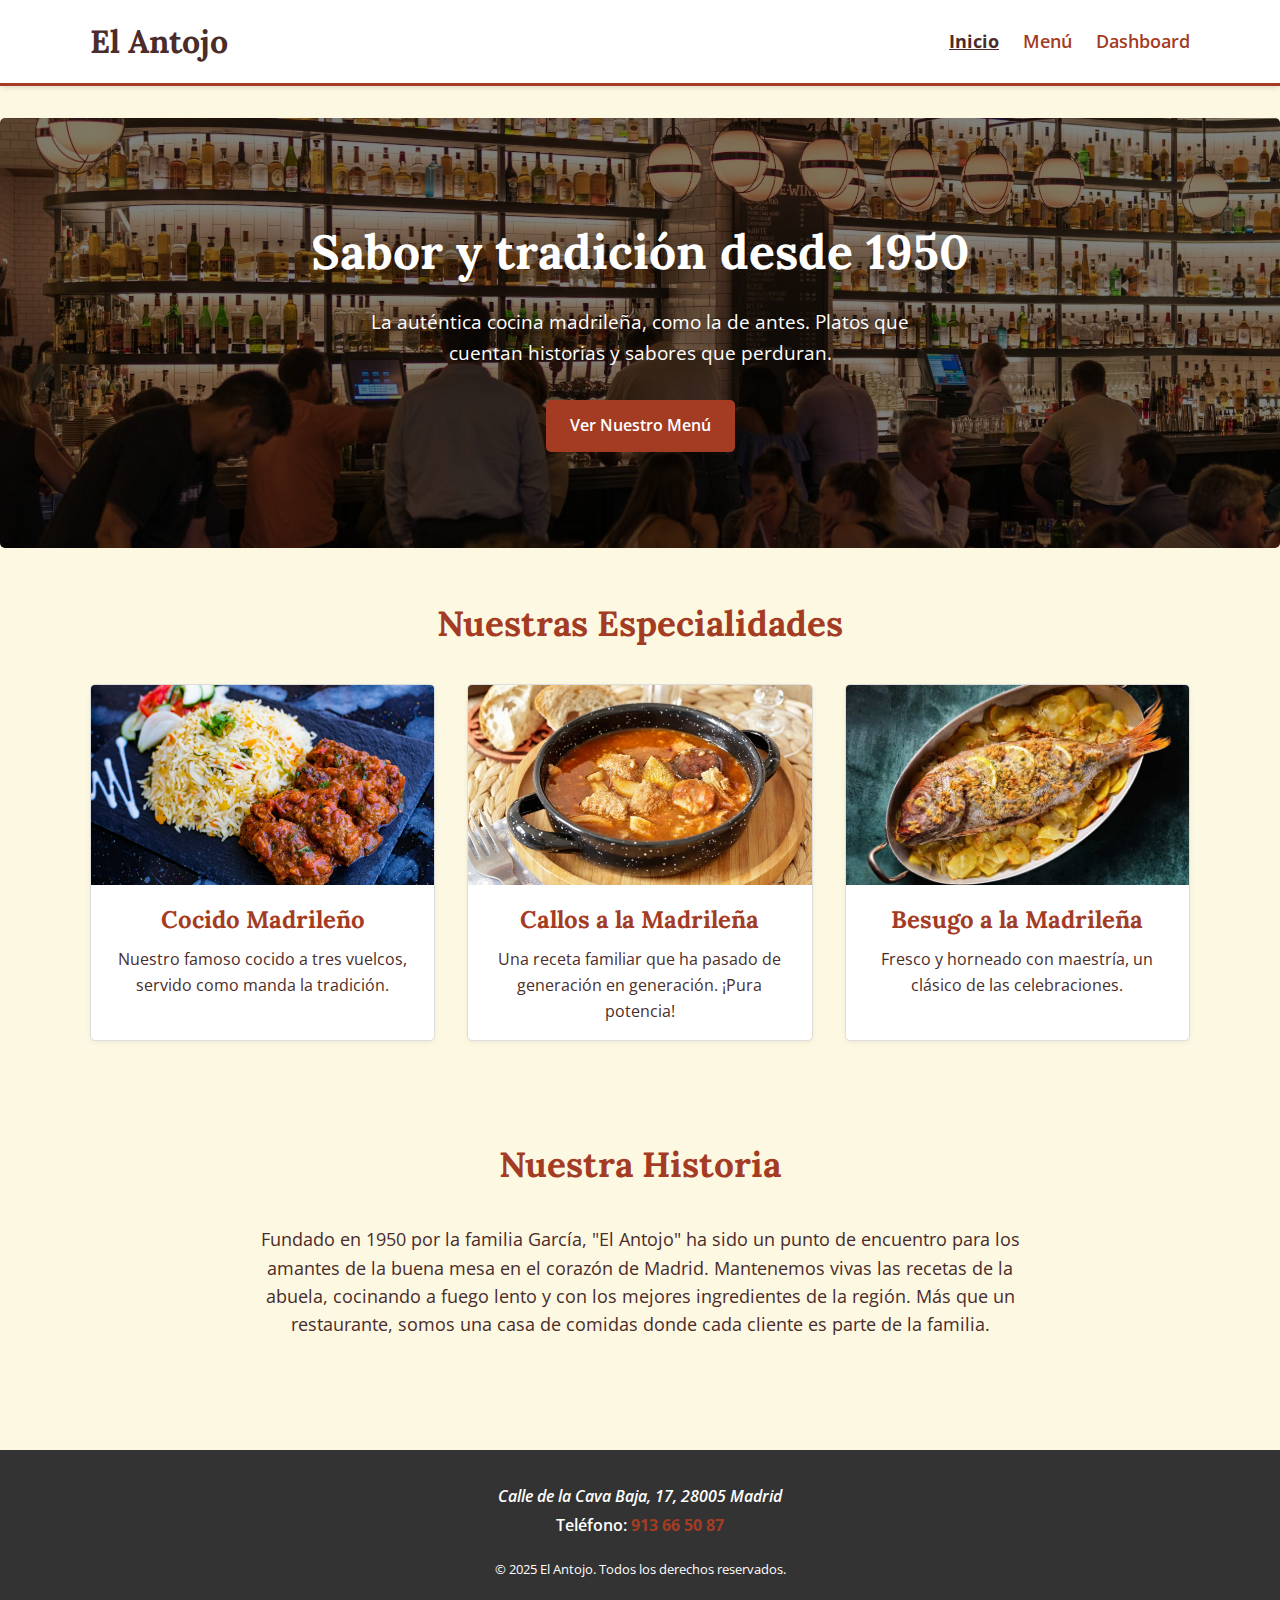
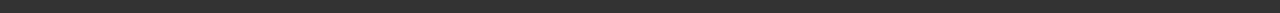
<file: index.html>
<!DOCTYPE html>
<html lang="es">
<head>
    <meta charset="UTF-8">
    <meta name="viewport" content="width=device-width, initial-scale=1.0">
    <title>El Antojo - Cocina Tradicional en Madrid</title>
    <link rel="stylesheet" href="css/style.css">
</head>
<body>
    <header>
        <div class="container">
            <h1 class="logo">El Antojo</h1>
            <nav>
                <ul>
                    <li><a href="index.html" aria-current="page">Inicio</a></li>
                    <li><a href="menu.html">Menú</a></li>
                    <li><a href="dashboard.html">Dashboard</a></li>
                </ul>
            </nav>
        </div>
    </header>

    <main>
        <section class="hero">
            <div class="container">
                <h2>Sabor y tradición desde 1950</h2>
                <p>La auténtica cocina madrileña, como la de antes. Platos que cuentan historias y sabores que perduran.</p>
                <a href="menu.html" class="btn">Ver Nuestro Menú</a>
            </div>
        </section>

        <section class="especialidades">
            <div class="container">
                <h3>Nuestras Especialidades</h3>
                <div class="platos">
                    <figure class="plato">
                        <img src="images/cocido.jpg" alt="Plato de Cocido Madrileño">
                        <figcaption>
                            <h4>Cocido Madrileño</h4>
                            <p>Nuestro famoso cocido a tres vuelcos, servido como manda la tradición.</p>
                        </figcaption>
                    </figure>
                    <figure class="plato">
                        <img src="images/callos.jpg" alt="Plato de Callos a la Madrileña">
                        <figcaption>
                            <h4>Callos a la Madrileña</h4>
                            <p>Una receta familiar que ha pasado de generación en generación. ¡Pura potencia!</p>
                        </figcaption>
                    </figure>
                    <figure class="plato">
                        <img src="images/besugo.jpg" alt="Plato de Besugo a la Madrileña">
                        <figcaption>
                            <h4>Besugo a la Madrileña</h4>
                            <p>Fresco y horneado con maestría, un clásico de las celebraciones.</p>
                        </figcaption>
                    </figure>
                </div>
            </div>
        </section>

        <section class="sobre-nosotros">
            <div class="container">
                <h3>Nuestra Historia</h3>
                <p>Fundado en 1950 por la familia García, "El Antojo" ha sido un punto de encuentro para los amantes de la buena mesa en el corazón de Madrid. Mantenemos vivas las recetas de la abuela, cocinando a fuego lento y con los mejores ingredientes de la región. Más que un restaurante, somos una casa de comidas donde cada cliente es parte de la familia.</p>
            </div>
        </section>
    </main>

    <footer>
        <div class="container">
            <address class="footer-info">
                <span class="address-text">Calle de la Cava Baja, 17, 28005 Madrid</span><br>
                Teléfono: <a class="tel" href="tel:+34913665087">913 66 50 87</a>
            </address>
            <p><small>&copy; 2025 El Antojo. Todos los derechos reservados.</small></p>
        </div>
    </footer>
</body>
</html>
</file>
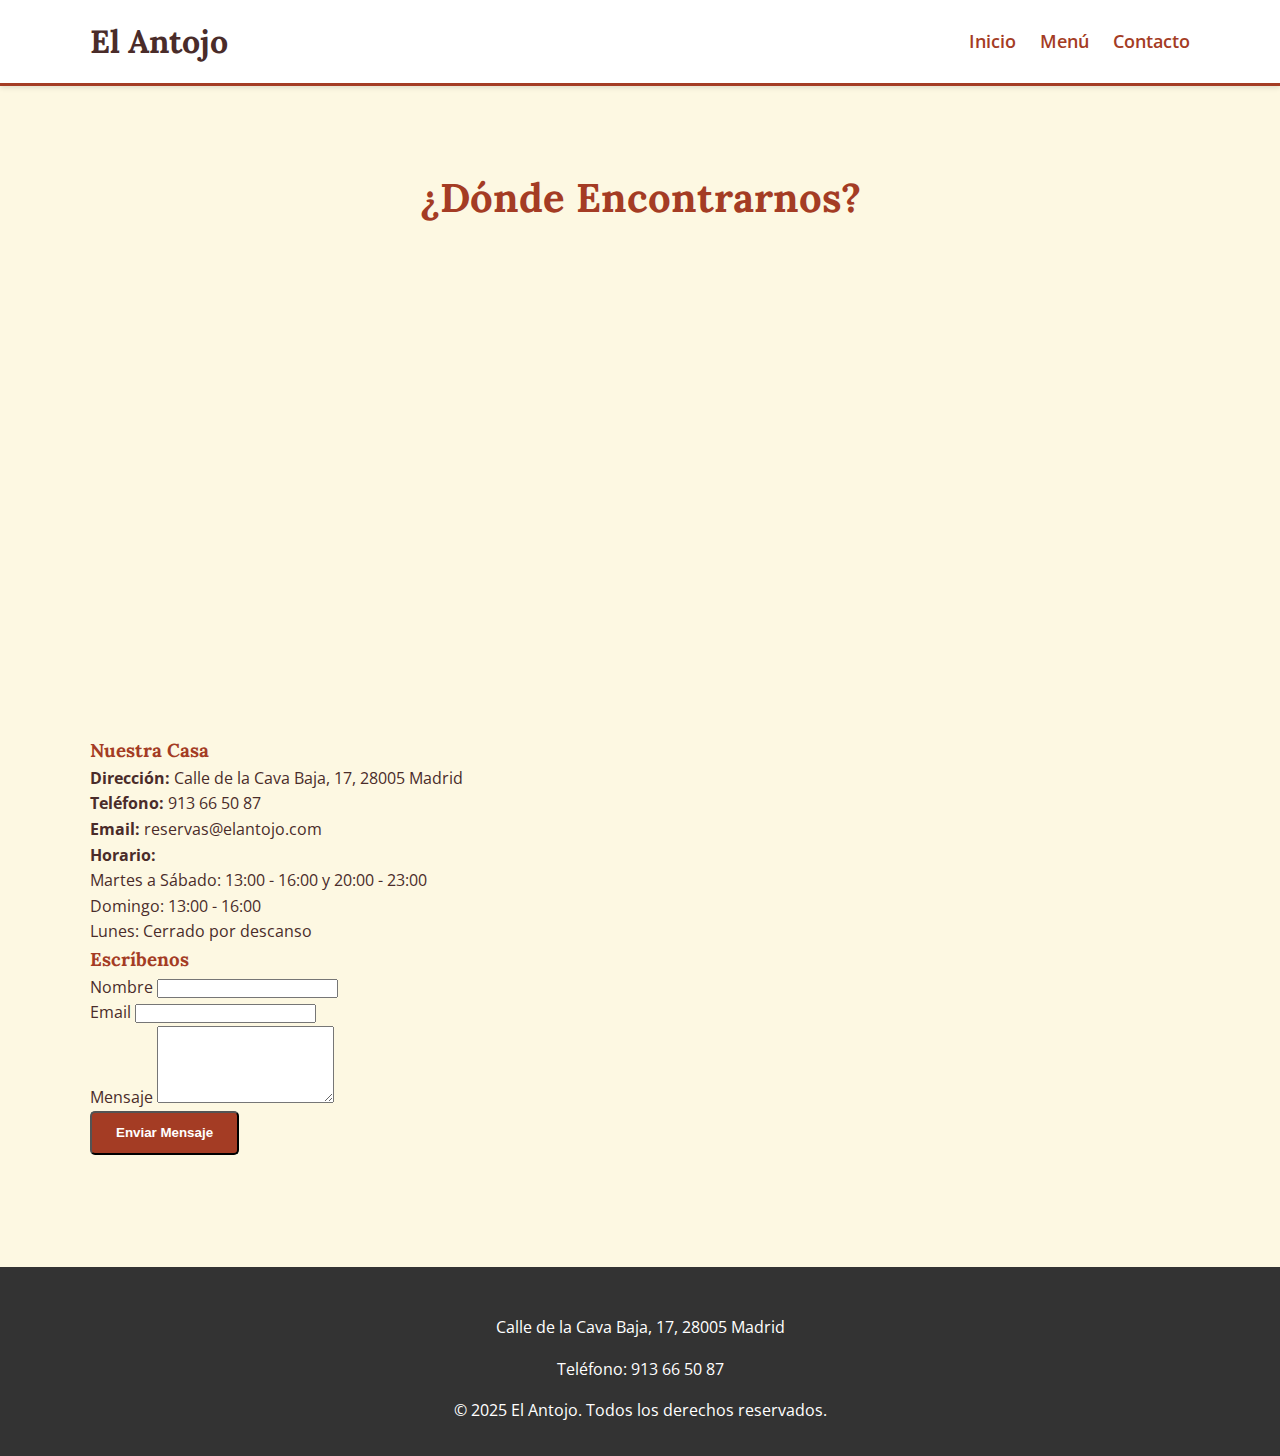
<file: contacto.html>
<!DOCTYPE html>
<html lang="es">
<head>
    <meta charset="UTF-8">
    <meta name="viewport" content="width=device-width, initial-scale=1.0">
    <title>Contacto - El Antojo</title>
    <link rel="stylesheet" href="css/style.css">
</head>
<body>
    <header>
        <div class="container">
            <h1 class="logo">El Antojo</h1>
            <nav>
                <ul>
                    <li><a href="index.html">Inicio</a></li>
                    <li><a href="menu.html">Menú</a></li>
                    <li><a href="contacto.html">Contacto</a></li>
                </ul>
            </nav>
        </div>
    </header>

    <main>
        <section class="contacto-seccion">
            <div class="container">
                <h2 class="titulo-seccion">¿Dónde Encontrarnos?</h2>
                
                <div class="contacto-contenido">
                    <div class="mapa">
                        <iframe src="https://www.google.com/maps/embed?pb=!1m18!1m12!1m3!1d3037.932589525242!2d-3.70991938460436!3d40.4103829793658!2m3!1f0!2f0!3f0!3m2!1i1024!2i768!4f13.1!3m3!1m2!1s0xd4227d8e4a2db7b%3A0x6e0d85085433110!2sC.%20de%20la%20Cava%20Baja%2C%2017%2C%2028005%20Madrid!5e0!3m2!1ses!2ses!4v1678886481657!5m2!1ses!2ses" width="100%" height="450" style="border:0;" allowfullscreen="" loading="lazy" referrerpolicy="no-referrer-when-downgrade"></iframe>
                    </div>

                    <div class="info-y-form">
                        <div class="info-contacto">
                            <h3>Nuestra Casa</h3>
                            <p><strong>Dirección:</strong> Calle de la Cava Baja, 17, 28005 Madrid</p>
                            <p><strong>Teléfono:</strong> 913 66 50 87</p>
                            <p><strong>Email:</strong> reservas@elantojo.com</p>
                            <p><strong>Horario:</strong><br>
                                Martes a Sábado: 13:00 - 16:00 y 20:00 - 23:00<br>
                                Domingo: 13:00 - 16:00<br>
                                Lunes: Cerrado por descanso</p>
                        </div>

                        <div class="formulario-contacto">
                            <h3>Escríbenos</h3>
                            <form>
                                <div class="form-grupo">
                                    <label for="nombre">Nombre</label>
                                    <input type="text" id="nombre" name="nombre" required>
                                </div>
                                <div class="form-grupo">
                                    <label for="email">Email</label>
                                    <input type="email" id="email" name="email" required>
                                </div>
                                <div class="form-grupo">
                                    <label for="mensaje">Mensaje</label>
                                    <textarea id="mensaje" name="mensaje" rows="5" required></textarea>
                                </div>
                                <button type="submit" class="btn">Enviar Mensaje</button>
                            </form>
                        </div>
                    </div>
                </div>
            </div>
        </section>
    </main>

    <footer>
        <div class="container">
            <p>Calle de la Cava Baja, 17, 28005 Madrid</p>
            <p>Teléfono: 913 66 50 87</p>
            <p>&copy; 2025 El Antojo. Todos los derechos reservados.</p>
        </div>
    </footer>
</body>
</html>
</file>
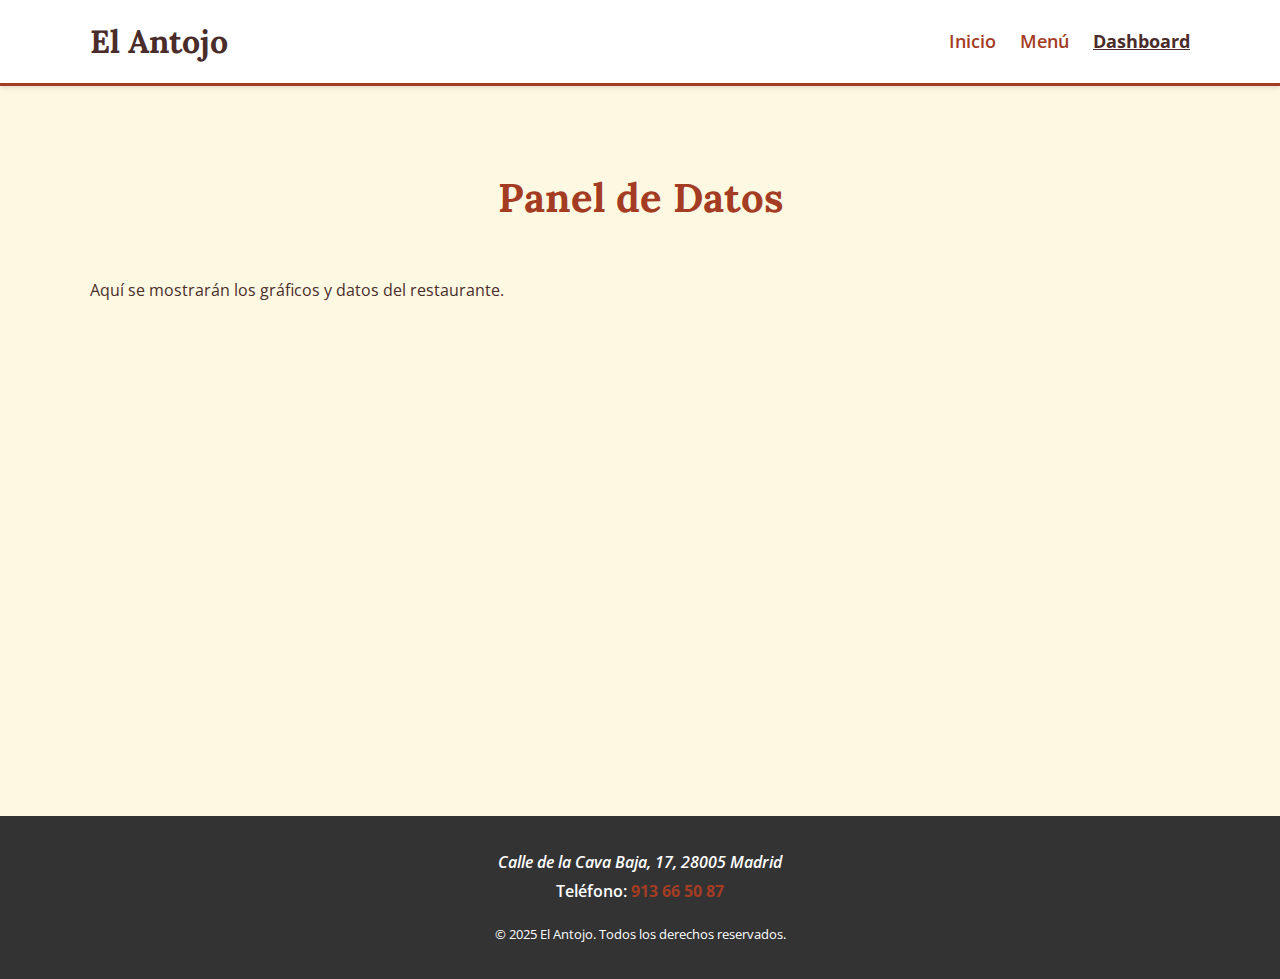
<file: dashboard.html>
<!DOCTYPE html>
<html lang="es">
<head>
    <meta charset="UTF-8">
    <meta name="viewport" content="width=device-width, initial-scale=1.0">
    <title>Dashboard - El Antojo</title>
    <link rel="stylesheet" href="css/style.css">
</head>
<body>
    <header>
        <div class="container">
            <h1 class="logo">El Antojo</h1>
            <nav>
                <ul>
                    <li><a href="index.html">Inicio</a></li>
                    <li><a href="menu.html">Menú</a></li>
                    <li><a href="dashboard.html" aria-current="page">Dashboard</a></li>
                </ul>
            </nav>
        </div>
    </header>

    <main>
        <section class="dashboard-seccion">
            <div class="container">
                <h2 class="titulo-seccion">Panel de Datos</h2>
                <p>Aquí se mostrarán los gráficos y datos del restaurante.</p>
                <div id="chart-container" style="width:100%; height:400px;" role="figure" aria-label="Contenedor para el gráfico de datos del restaurante">
                    <!-- El gráfico se renderizará aquí -->
                </div>
            </div>
        </section>
    </main>

    <footer>
        <div class="container">
            <address class="footer-info">
                <span class="address-text">Calle de la Cava Baja, 17, 28005 Madrid</span><br>
                Teléfono: <a class="tel" href="tel:+34913665087">913 66 50 87</a>
            </address>
            <p><small>&copy; 2025 El Antojo. Todos los derechos reservados.</small></p>
        </div>
    </footer>
</body>
</html>
</file>
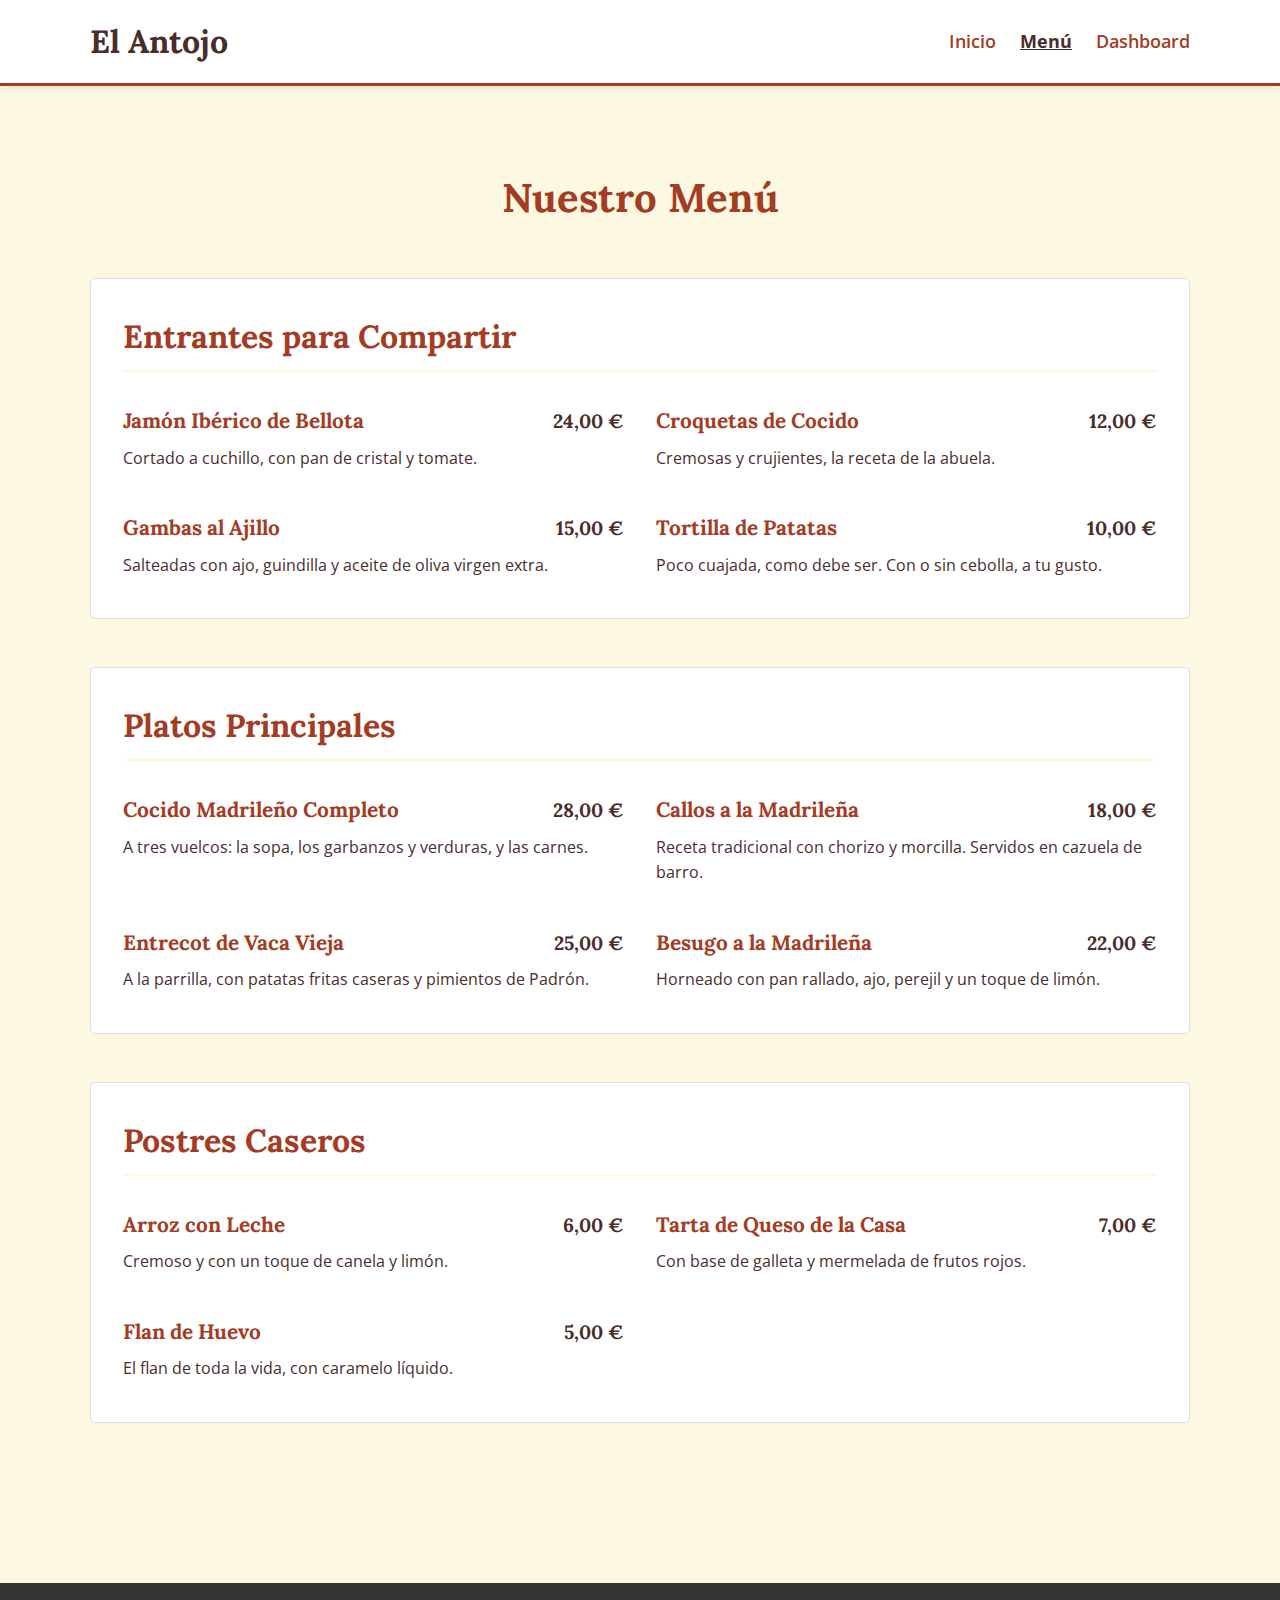
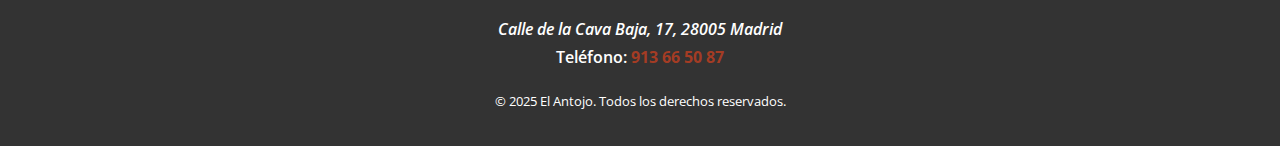
<file: menu.html>
<!DOCTYPE html>
<html lang="es">
<head>
    <meta charset="UTF-8">
    <meta name="viewport" content="width=device-width, initial-scale=1.0">
    <title>Menú - El Antojo</title>
    <link rel="stylesheet" href="css/style.css">
</head>
<body>
    <header>
        <div class="container">
            <h1 class="logo">El Antojo</h1>
            <nav>
                <ul>
                    <li><a href="index.html">Inicio</a></li>
                    <li><a href="menu.html" aria-current="page">Menú</a></li>
                    <li><a href="dashboard.html">Dashboard</a></li>
                </ul>
            </nav>
        </div>
    </header>

    <main>
        <section class="menu-seccion">
            <div class="container">
                <h2 class="titulo-seccion">Nuestro Menú</h2>

                <div class="menu-categoria">
                    <h3>Entrantes para Compartir</h3>
                    <dl class="menu-items">
                        <div class="menu-item">
                            <dt>
                                <h4>Jamón Ibérico de Bellota</h4>
                                <span class="precio">24,00 €</span>
                            </dt>
                            <dd>Cortado a cuchillo, con pan de cristal y tomate.</dd>
                        </div>
                        <div class="menu-item">
                            <dt>
                                <h4>Croquetas de Cocido</h4>
                                <span class="precio">12,00 €</span>
                            </dt>
                            <dd>Cremosas y crujientes, la receta de la abuela.</dd>
                        </div>
                        <div class="menu-item">
                            <dt>
                                <h4>Gambas al Ajillo</h4>
                                <span class="precio">15,00 €</span>
                            </dt>
                            <dd>Salteadas con ajo, guindilla y aceite de oliva virgen extra.</dd>
                        </div>
                        <div class="menu-item">
                            <dt>
                                <h4>Tortilla de Patatas</h4>
                                <span class="precio">10,00 €</span>
                            </dt>
                            <dd>Poco cuajada, como debe ser. Con o sin cebolla, a tu gusto.</dd>
                        </div>
                    </dl>
                </div>

                <div class="menu-categoria">
                    <h3>Platos Principales</h3>
                    <dl class="menu-items">
                        <div class="menu-item">
                            <dt>
                                <h4>Cocido Madrileño Completo</h4>
                                <span class="precio">28,00 €</span>
                            </dt>
                            <dd>A tres vuelcos: la sopa, los garbanzos y verduras, y las carnes.</dd>
                        </div>
                        <div class="menu-item">
                            <dt>
                                <h4>Callos a la Madrileña</h4>
                                <span class="precio">18,00 €</span>
                            </dt>
                            <dd>Receta tradicional con chorizo y morcilla. Servidos en cazuela de barro.</dd>
                        </div>
                        <div class="menu-item">
                            <dt>
                                <h4>Entrecot de Vaca Vieja</h4>
                                <span class="precio">25,00 €</span>
                            </dt>
                            <dd>A la parrilla, con patatas fritas caseras y pimientos de Padrón.</dd>
                        </div>
                        <div class="menu-item">
                            <dt>
                                <h4>Besugo a la Madrileña</h4>
                                <span class="precio">22,00 €</span>
                            </dt>
                            <dd>Horneado con pan rallado, ajo, perejil y un toque de limón.</dd>
                        </div>
                    </dl>
                </div>

                <div class="menu-categoria">
                    <h3>Postres Caseros</h3>
                    <dl class="menu-items">
                        <div class="menu-item">
                            <dt>
                                <h4>Arroz con Leche</h4>
                                <span class="precio">6,00 €</span>
                            </dt>
                            <dd>Cremoso y con un toque de canela y limón.</dd>
                        </div>
                        <div class="menu-item">
                            <dt>
                                <h4>Tarta de Queso de la Casa</h4>
                                <span class="precio">7,00 €</span>
                            </dt>
                            <dd>Con base de galleta y mermelada de frutos rojos.</dd>
                        </div>
                        <div class="menu-item">
                            <dt>
                                <h4>Flan de Huevo</h4>
                                <span class="precio">5,00 €</span>
                            </dt>
                            <dd>El flan de toda la vida, con caramelo líquido.</dd>
                        </div>
                    </dl>
                </div>

            </div>
        </section>
    </main>

    <footer>
        <div class="container">
            <address class="footer-info">
                <span class="address-text">Calle de la Cava Baja, 17, 28005 Madrid</span><br>
                Teléfono: <a class="tel" href="tel:+34913665087">913 66 50 87</a>
            </address>
            <p><small>&copy; 2025 El Antojo. Todos los derechos reservados.</small></p>
        </div>
    </footer>
</body>
</html>
</file>
<file: css/style.css>
/* --- Google Fonts --- */
@import url('https://fonts.googleapis.com/css2?family=Lora:wght@700&family=Open+Sans:wght@400;600&display=swap');

/*
  Font-family: 'Lora', serif; (Para títulos)
  Font-family: 'Open Sans', sans-serif; (Para texto general)
*/

/* --- Variables de Color (Estilo Bodegón Rústico) --- */
:root {
    --color-fondo: #fdf8e2; /* Un blanco roto, como papel antiguo */
    --color-texto: #4a2c2a; /* Marrón oscuro, como madera vieja */
    --color-primario: #a43c24; /* Rojo teja, para acentos */
    --color-secundario: #333; /* Gris oscuro para el footer */
    --ancho-maximo: 1100px;
}

/* --- Estilos Generales --- */
* {
    margin: 0;
    padding: 0;
    box-sizing: border-box;
}

body {
    font-family: 'Open Sans', sans-serif;
    background-color: var(--color-fondo);
    color: var(--color-texto);
    line-height: 1.6;
}

h1, h2, h3, h4 {
    font-family: 'Lora', serif;
    font-weight: 700;
    color: var(--color-primario);
}

a {
    text-decoration: none;
    color: var(--color-primario);
}

ul {
    list-style: none;
}

.container {
    width: 90%;
    max-width: var(--ancho-maximo);
    margin: 0 auto;
}

/* --- Header y Navegación --- */
header {
    background-color: #fff;
    border-bottom: 3px solid var(--color-primario);
    padding: 1rem 0;
    box-shadow: 0 2px 5px rgba(0,0,0,0.1);
}

header .container {
    display: flex;
    justify-content: space-between;
    align-items: center;
}

header .logo {
    font-size: 2rem;
    color: var(--color-texto);
}

header nav ul {
    display: flex;
    gap: 1.5rem;
}

header nav a {
    font-weight: 600;
    font-size: 1.1rem;
    transition: color 0.3s ease;
}

header nav a:hover {
    color: var(--color-texto);
}

header nav a[aria-current="page"] {
    color: var(--color-texto);
    font-weight: 700;
    text-decoration: underline;
}

/* --- Main Content --- */
main {
    padding: 2rem 0;
}

section {
    padding: 3rem 0;
}

/* --- Hero Section --- */
.hero {
    background: linear-gradient(rgba(0, 0, 0, 0.5), rgba(0, 0, 0, 0.5)), url('../images/hero-bg.jpg') no-repeat center center/cover;
    color: #fff;
    text-align: center;
    padding: 6rem 1rem;
    border-radius: 5px;
}

.hero h2 {
    font-size: 3rem;
    margin-bottom: 1rem;
    color: #fff;
}


.hero p {
    font-size: 1.2rem;
    margin-bottom: 2rem;
    max-width: 600px;
    margin-left: auto;
    margin-right: auto;
}

.btn {
    display: inline-block;
    background-color: var(--color-primario);
    color: #fff;
    padding: 0.8rem 1.5rem;
    border-radius: 5px;
    font-weight: 600;
    transition: background-color 0.3s ease;
}

.btn:hover {
    background-color: #8c321e; /* Un rojo más oscuro */
}

/* --- Secciones (Especialidades, Sobre Nosotros) --- */
.especialidades h3, .sobre-nosotros h3 {
    text-align: center;
    font-size: 2.2rem;
    margin-bottom: 2rem;
}

.especialidades .platos {
    display: grid;
    grid-template-columns: repeat(3, 1fr);
    gap: 2rem;
    text-align: center;
}

.especialidades .plato {
    background-color: #fff;
    border: 1px solid #ddd;
    border-radius: 5px;
    box-shadow: 0 2px 5px rgba(0,0,0,0.05);
    overflow: hidden; /* Para que el border-radius afecte a la imagen */
    transition: transform 0.3s ease, box-shadow 0.3s ease; /* Transición suave */
}

.especialidades .plato:hover {
    transform: translateY(-5px); /* Levanta la tarjeta ligeramente */
    box-shadow: 0 8px 15px rgba(0,0,0,0.15); /* Sombra más pronunciada */
}

.especialidades .plato img {
    width: 100%;
    height: 200px;
    object-fit: cover;
    display: block;
}

.especialidades .plato figcaption h4 {
    font-size: 1.5rem;
    margin: 1rem 1rem 0.5rem 1rem;
}

.especialidades .plato figcaption p {
    padding: 0 1rem 1rem 1rem;
}


.sobre-nosotros p {
    max-width: 800px;
    margin: 0 auto;
    text-align: center;
    font-size: 1.1rem;
}

/* --- Footer --- */
footer {
    background-color: var(--color-secundario);
    color: #fff;
    text-align: center;
    padding: 2rem 0;
    margin-top: 2rem;
}

/* --- Página de Menú --- */
.titulo-seccion {
    text-align: center;
    font-size: 2.5rem;
    margin-bottom: 3rem;
}

.menu-categoria {
    margin-bottom: 3rem;
    background-color: #fff;
    padding: 2rem;
    border: 1px solid #ddd;
    border-radius: 5px;
}

.menu-categoria h3 {
    font-size: 2rem;
    border-bottom: 2px solid var(--color-fondo);
    padding-bottom: 0.5rem;
    margin-bottom: 2rem;
}

.menu-items {
    display: grid;
    grid-template-columns: 1fr 1fr;
    gap: 2rem;
}

.menu-item dt {
    display: flex;
    justify-content: space-between;
    align-items: baseline;
}

.menu-item h4 {
    font-size: 1.3rem;
    margin-bottom: 0.5rem;
}

.menu-item dd {
    margin-bottom: 0.5rem;
    margin-left: 0; /* Reset browser default */
}

.menu-item .precio {
    font-family: 'Lora', serif;
    font-weight: 700;
    font-size: 1.2rem;
    color: var(--color-texto);
    white-space: nowrap; /* Evita que el precio se parta */
    margin-left: 1rem;
}

/* --- Footer Info --- */
address.footer-info {
    font-style: normal; /* Reset browser default for address tag */
    font-weight: 600;
    line-height: 1.8;
}

.tel {
    color: var(--color-primario); /* Make phone number stand out */
    font-weight: 700;
    text-decoration: none;
}

.tel:hover {
    text-decoration: underline;
}

footer p {
    margin-top: 1rem;
}

.address-text {
    font-style: italic;
}

/* --- Responsive Design (Media Queries) --- */

/* Tablets (y pantallas más pequeñas) */
@media (max-width: 768px) {
    header .container {
        flex-direction: column;
        gap: 1rem;
    }

    .especialidades .platos {
        grid-template-columns: 1fr;
    }

    .menu-items {
        grid-template-columns: 1fr;
    }

    .hero h2 {
        font-size: 2.2rem;
    }

    .titulo-seccion {
        font-size: 2rem;
    }
}

/* Móviles */
@media (max-width: 480px) {
    header .logo {
        font-size: 1.5rem;
    }

    header nav ul {
        flex-direction: column;
        text-align: center;
        gap: 0.5rem;
    }

    section {
        padding: 2rem 0;
    }

    .hero {
        padding: 2rem 1rem;
    }

    .hero h2 {
        font-size: 1.8rem;
    }

    .hero p {
        font-size: 1rem;
    }

    .especialidades .plato,
    .menu-categoria {
        padding: 1.5rem;
    }
}
</file>
